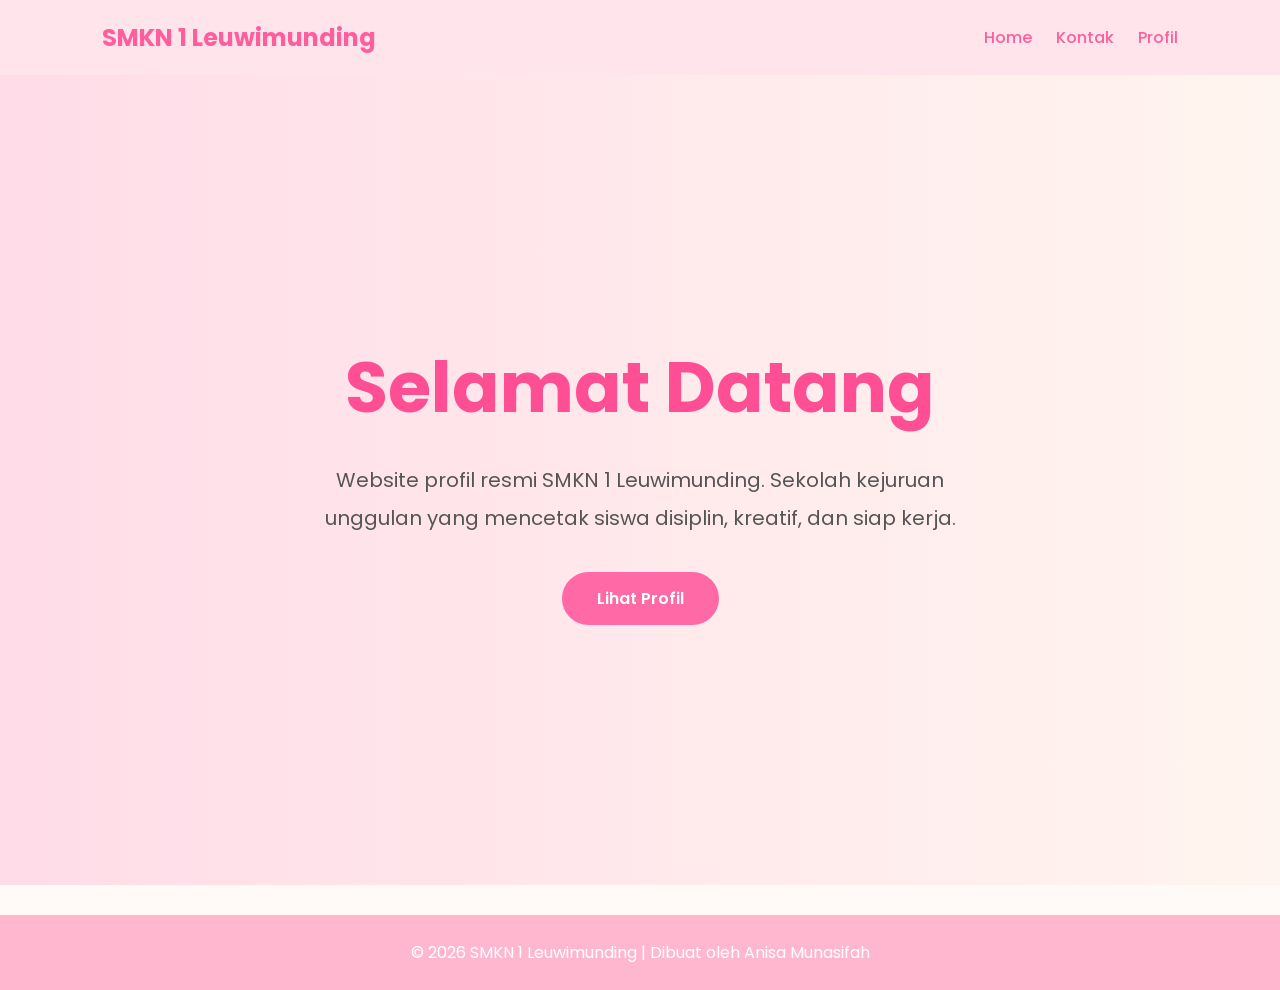
<file: index.html>
<!DOCTYPE html>
<html lang="id">

<head>
    <meta charset="UTF-8">
    <meta name="viewport" content="width=device-width, initial-scale=1.0">
    <title>SMKN 1 Leuwimunding</title>

    <!-- FONT -->
    <link rel="preconnect" href="https://fonts.googleapis.com">

    <link rel="preconnect" href="https://fonts.gstatic.com" crossorigin>

    <link href="https://fonts.googleapis.com/css2?family=Poppins:wght@300;400;500;600;700&display=swap"
        rel="stylesheet">

    <link rel="stylesheet" href="style.css">

</head>

<body>

    <!-- NAVBAR -->

    <nav>

        <div class="logo">

            SMKN 1 Leuwimunding

        </div>

        <div class="menu">

            <a href="index.html">Home</a>

            <a href="kontak.html">Kontak</a>

            <a href="profil.html">Profil</a>


        </div>

    </nav>

    <!-- HERO -->

    <section class="hero">

        <div class="hero-text">

            <h1>
                Selamat Datang
            </h1>

            <p>
                Website profil resmi SMKN 1 Leuwimunding.
                Sekolah kejuruan unggulan yang mencetak
                siswa disiplin, kreatif, dan siap kerja.
            </p>

            <a href="profil.html" class="btn">
                Lihat Profil
            </a>

        </div>

    </section>

    <!-- FOOTER -->

    <footer>

        <p>
            © 2026 SMKN 1 Leuwimunding | Dibuat oleh Anisa Munasifah
        </p>

    </footer>

    <script src="script.js"></script>

</body>

</html>
</file>
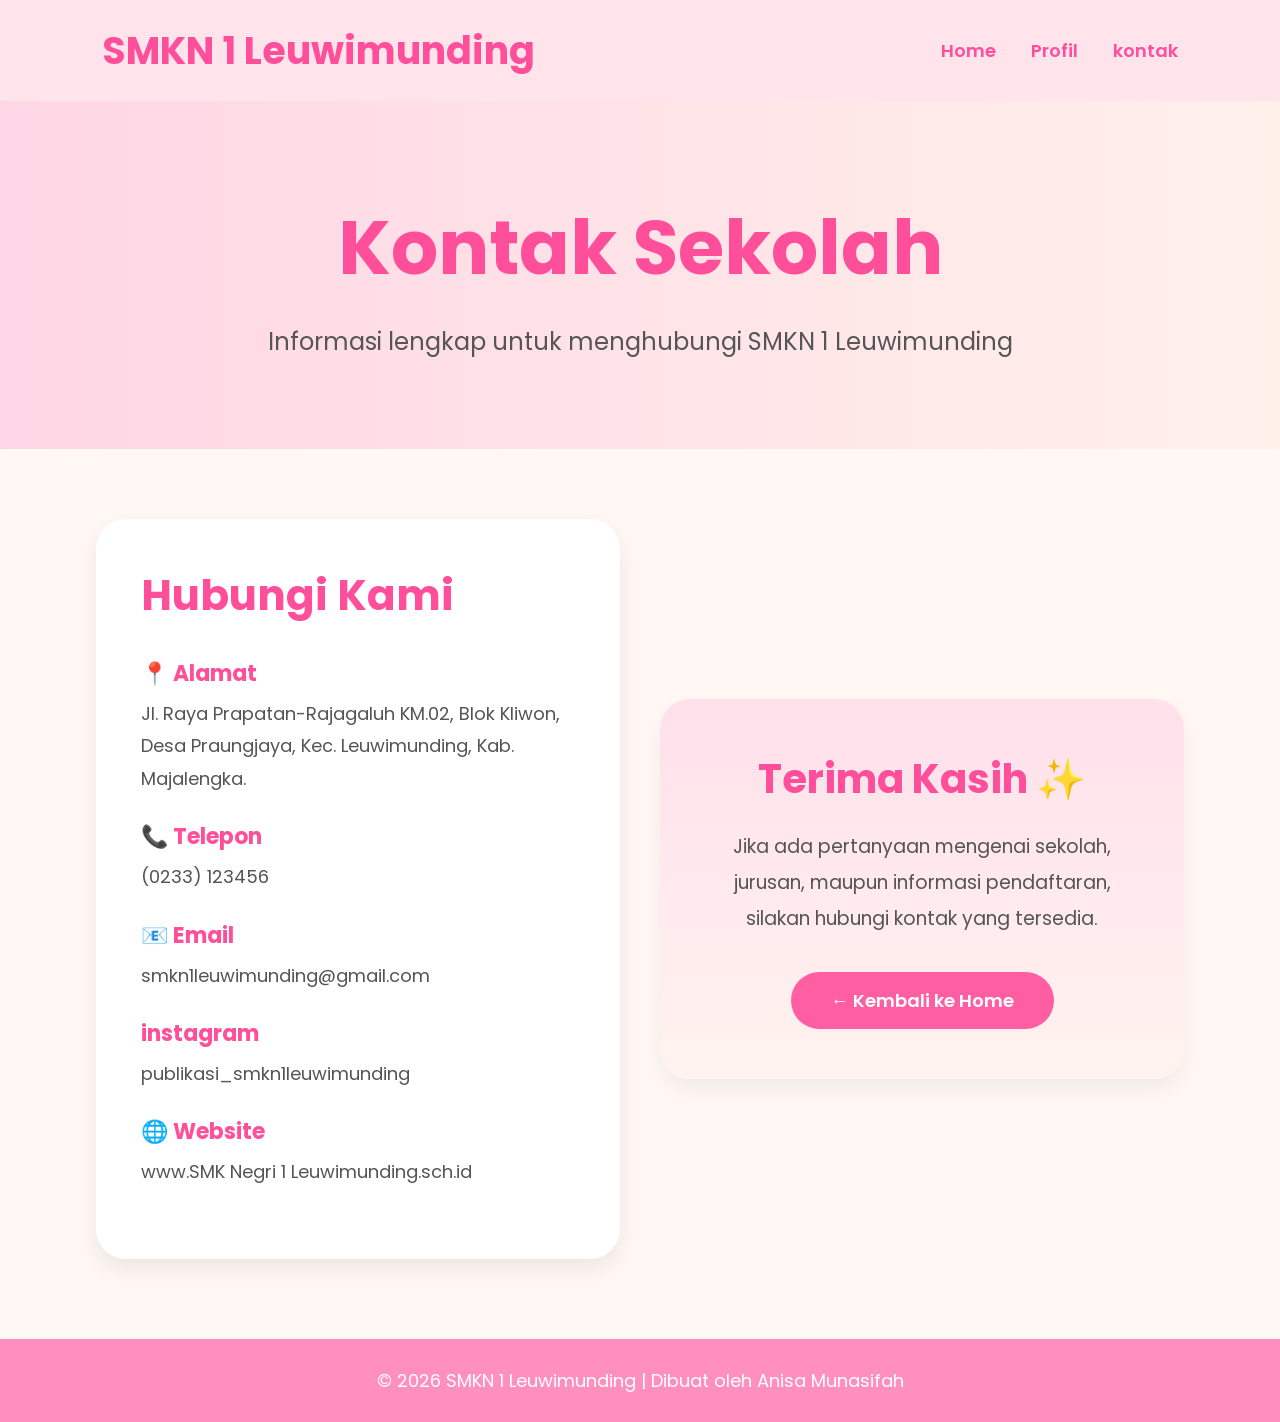
<file: kontak.html>
<!DOCTYPE html>
<html lang="id">

<head>
    <meta charset="UTF-8">
    <meta name="viewport" content="width=device-width, initial-scale=1.0">
    <title>Kontak Sekolah</title>

    <link rel="preconnect" href="https://fonts.googleapis.com">
    <link href="https://fonts.googleapis.com/css2?family=Poppins:wght@300;400;500;600;700&display=swap"
        rel="stylesheet">

    <style>
        * {
            margin: 0;
            padding: 0;
            box-sizing: border-box;
            font-family: 'Poppins', sans-serif;
        }

        body {
            background: #fff8f5;
            color: #444;
        }

        /* NAVBAR */
        nav {
            width: 100%;
            padding: 22px 8%;
            background: #ffe4ec;
            display: flex;
            justify-content: space-between;
            align-items: center;
            position: sticky;
            top: 0;
        }

        nav h1 {
            color: #ff4f9a;
            font-size: 38px;
            font-weight: 700;
        }

        nav ul {
            display: flex;
            list-style: none;
            gap: 35px;
        }

        nav ul li a {
            text-decoration: none;
            color: #ff4f9a;
            font-weight: 600;
            font-size: 18px;
            transition: 0.3s;
        }

        nav ul li a:hover {
            color: #ff86b7;
        }

        /* HEADER */
        .hero {
            width: 100%;
            padding: 90px 8%;
            background: linear-gradient(to right, #ffd6e5, #fff0ea);
            text-align: center;
        }

        .hero h2 {
            font-size: 75px;
            color: #ff4f9a;
            margin-bottom: 20px;
        }

        .hero p {
            font-size: 24px;
            color: #555;
        }

        /* KONTAK */
        .container {
            width: 85%;
            margin: 70px auto;
        }

        .contact-box {
            display: grid;
            grid-template-columns: 1fr 1fr;
            gap: 40px;
            align-items: center;
        }

        .contact-info {
            background: white;
            padding: 45px;
            border-radius: 30px;
            box-shadow: 0 10px 25px rgba(0, 0, 0, 0.08);
        }

        .contact-info h3 {
            font-size: 42px;
            color: #ff4f9a;
            margin-bottom: 30px;
        }

        .info {
            margin-bottom: 25px;
        }

        .info h4 {
            color: #ff4f9a;
            margin-bottom: 8px;
            font-size: 22px;
        }

        .info p {
            font-size: 18px;
            line-height: 1.8;
            color: #555;
        }

        /* BOX KANAN */
        .side-box {
            background: linear-gradient(to bottom, #ffe0eb, #fff3ef);
            padding: 50px;
            border-radius: 30px;
            text-align: center;
            box-shadow: 0 10px 25px rgba(0, 0, 0, 0.06);
        }

        .side-box h3 {
            color: #ff4f9a;
            font-size: 40px;
            margin-bottom: 20px;
        }

        .side-box p {
            font-size: 19px;
            line-height: 1.9;
            color: #555;
            margin-bottom: 35px;
        }

        .btn {
            display: inline-block;
            padding: 15px 40px;
            background: #ff5fa2;
            color: white;
            text-decoration: none;
            border-radius: 40px;
            font-size: 18px;
            font-weight: 600;
            transition: 0.3s;
        }

        .btn:hover {
            background: #ff3f8d;
            transform: translateY(-3px);
        }

        /* FOOTER */
        footer {
            margin-top: 80px;
            background: #ff8fbd;
            color: white;
            text-align: center;
            padding: 28px;
            font-size: 18px;
        }

        /* RESPONSIVE */
        @media(max-width:900px) {

            .hero h2 {
                font-size: 50px;
            }

            .contact-box {
                grid-template-columns: 1fr;
            }

            nav {
                flex-direction: column;
                gap: 20px;
            }

            nav ul {
                gap: 20px;
            }
        }
    </style>
</head>

<body>

    <!-- NAVBAR -->
    <nav>
        <h1>SMKN 1 Leuwimunding</h1>

        <ul>
            <li><a href="index.html">Home</a></li>
            <li><a href="profil.html">Profil</a></li>
            <li><a href="kontak.html">kontak</a></li>
        </ul>
    </nav>

    <!-- HEADER -->
    <section class="hero">
        <h2>Kontak Sekolah</h2>
        <p>Informasi lengkap untuk menghubungi SMKN 1 Leuwimunding</p>
    </section>

    <!-- ISI -->
    <div class="container">

        <div class="contact-box">

            <!-- KIRI -->
            <div class="contact-info">

                <h3>Hubungi Kami</h3>

                <div class="info">
                    <h4>📍 Alamat</h4>
                    <p>Jl. Raya Prapatan-Rajagaluh KM.02, Blok Kliwon, Desa Praungjaya,
                        Kec. Leuwimunding, Kab. Majalengka.
                    </p>
                </div>

                <div class="info">
                    <h4>📞 Telepon</h4>
                    <p>(0233) 123456</p>
                </div>

                <div class="info">
                    <h4>📧 Email</h4>
                    <p>smkn1leuwimunding@gmail.com</p>
                </div>

                <div class="info">
                    <h4>instagram</h4>
                    <p>publikasi_smkn1leuwimunding</p>
                </div>

                <div class="info">
                    <h4>🌐 Website</h4>
                    <p>www.SMK Negri 1 Leuwimunding.sch.id</p>
                </div>

            </div>

            <!-- KANAN -->
            <div class="side-box">

                <h3>Terima Kasih ✨</h3>

                <p>
                    Jika ada pertanyaan mengenai sekolah,
                    jurusan, maupun informasi pendaftaran,
                    silakan hubungi kontak yang tersedia.
                </p>

                <a href="index.html" class="btn">
                    ← Kembali ke Home
                </a>

            </div>

        </div>

    </div>

    <!-- FOOTER -->
    <footer>
        © 2026 SMKN 1 Leuwimunding | Dibuat oleh Anisa Munasifah
    </footer>

</body>

</html>
</file>
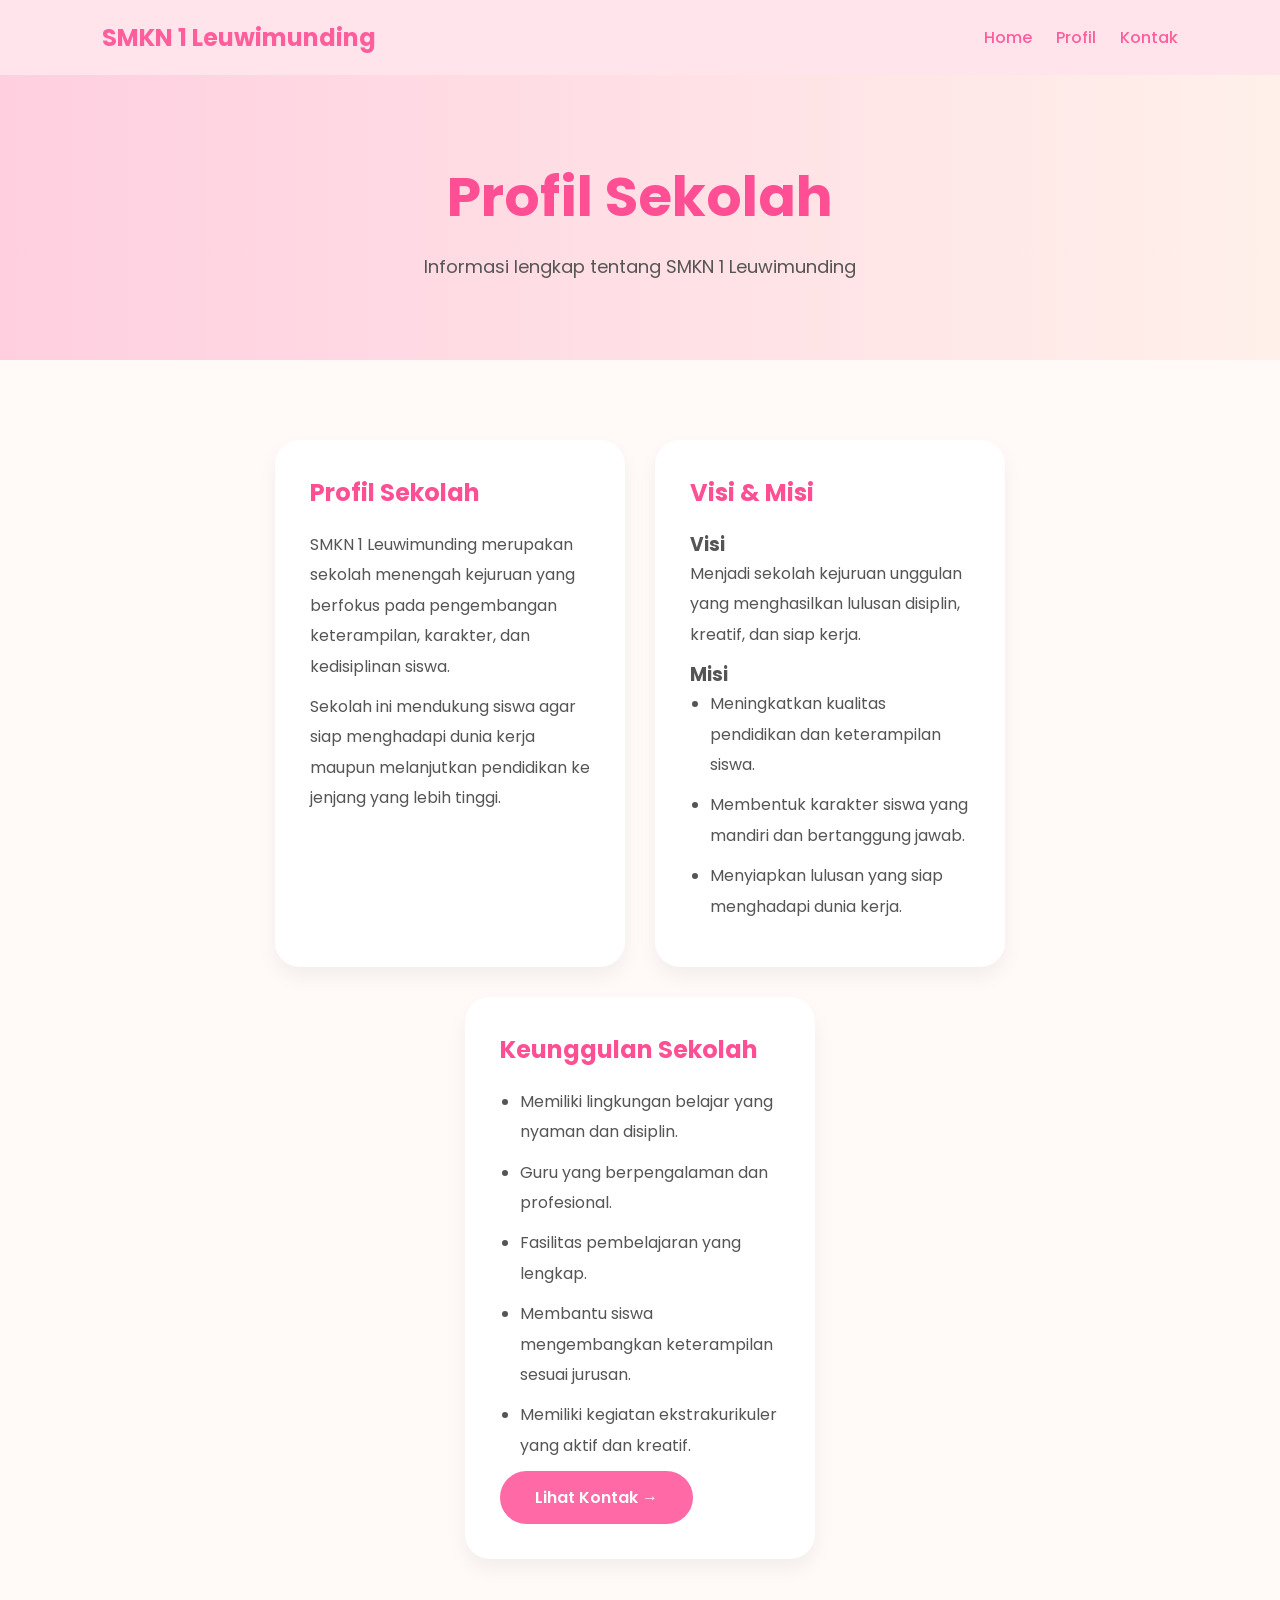
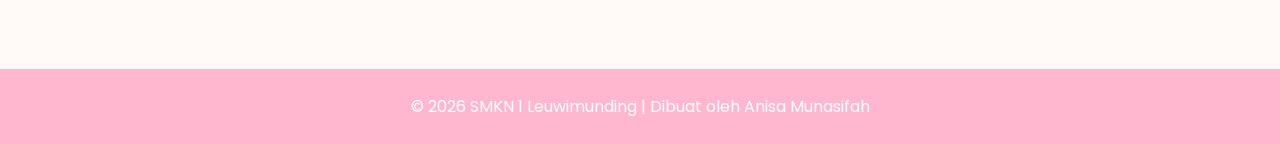
<file: profil.html>
<!DOCTYPE html>
<html lang="id">

<head>

    <meta charset="UTF-8">

    <meta name="viewport" content="width=device-width, initial-scale=1.0">

    <title>Profil Sekolah</title>

    <!-- GOOGLE FONT -->

    <link rel="preconnect" href="https://fonts.googleapis.com">

    <link rel="preconnect" href="https://fonts.gstatic.com" crossorigin>

    <link href="https://fonts.googleapis.com/css2?family=Poppins:wght@300;400;500;600;700&display=swap"
        rel="stylesheet">

    <!-- CSS -->

    <link rel="stylesheet" href="style.css">

</head>

<body>

    <!-- NAVBAR -->

    <nav>

        <div class="logo">

            SMKN 1 Leuwimunding

        </div>

        <div class="menu">

            <a href="index.html">Home</a>

            <a href="profil.html">Profil</a>

            <a href="kontak.html">Kontak</a>

        </div>

    </nav>

    <!-- HEADER -->

    <section class="page-header">

        <h1>Profil Sekolah</h1>

        <p>
            Informasi lengkap tentang SMKN 1 Leuwimunding
        </p>

    </section>

    <!-- ISI PROFIL -->

    <section class="profil-container">

        <!-- BOX PROFIL -->

        <div class="profil-box">

            <h2>Profil Sekolah</h2>

            <p>
                SMKN 1 Leuwimunding merupakan
                sekolah menengah kejuruan
                yang berfokus pada pengembangan
                keterampilan, karakter,
                dan kedisiplinan siswa.
            </p>

            <p>
                Sekolah ini mendukung siswa
                agar siap menghadapi dunia kerja
                maupun melanjutkan pendidikan
                ke jenjang yang lebih tinggi.
            </p>

        </div>

        <!-- BOX VISI MISI -->

        <div class="profil-box">

            <h2>Visi & Misi</h2>

            <h3>Visi</h3>

            <p>
                Menjadi sekolah kejuruan unggulan
                yang menghasilkan lulusan disiplin,
                kreatif, dan siap kerja.
            </p>

            <h3>Misi</h3>

            <ul>

                <li>
                    Meningkatkan kualitas pendidikan
                    dan keterampilan siswa.
                </li>

                <li>
                    Membentuk karakter siswa
                    yang mandiri dan bertanggung jawab.
                </li>

                <li>
                    Menyiapkan lulusan yang siap
                    menghadapi dunia kerja.
                </li>

            </ul>

        </div>

        <!-- BOX KEUNGGULAN -->

        <div class="profil-box">

            <h2>Keunggulan Sekolah</h2>

            <ul>

                <li>
                    Memiliki lingkungan belajar
                    yang nyaman dan disiplin.
                </li>

                <li>
                    Guru yang berpengalaman
                    dan profesional.
                </li>

                <li>
                    Fasilitas pembelajaran
                    yang lengkap.
                </li>

                <li>
                    Membantu siswa mengembangkan
                    keterampilan sesuai jurusan.
                </li>

                <li>
                    Memiliki kegiatan ekstrakurikuler
                    yang aktif dan kreatif.
                </li>

            </ul>

            <!-- TOMBOL -->

            <a href="kontak.html" class="btn">

                Lihat Kontak →

            </a>

        </div>

    </section>

    <!-- FOOTER -->

    <footer>

        <p>
            © 2026 SMKN 1 Leuwimunding |
            Dibuat oleh Anisa Munasifah
        </p>

    </footer>

    <!-- JAVASCRIPT -->

    <script src="script.js"></script>

</body>

</html>
</file>
<file: style.css>
* {
    margin: 0;
    padding: 0;
    box-sizing: border-box;
    font-family: 'Poppins', sans-serif;
}

body {
    background: #fffaf7;
    color: #555;
}

/* NAVBAR */

nav {
    background: #ffe4ec;
    display: flex;
    justify-content: space-between;
    align-items: center;
    padding: 20px 8%;
    position: sticky;
    top: 0;
}

.logo {
    font-size: 24px;
    font-weight: 700;
    color: #ff5e9c;
}

.menu a {
    text-decoration: none;
    color: #ff5e9c;
    margin-left: 20px;
    font-weight: 500;
    transition: 0.3s;
}

.menu a:hover {
    color: #ff2f7f;
}

/* HERO */

.hero {
    min-height: 90vh;
    background: linear-gradient(to right, #ffdce8, #fff5ef);
    display: flex;
    justify-content: center;
    align-items: center;
    text-align: center;
    padding: 40px;
}

.hero-text {
    max-width: 700px;
}

.hero-text h1 {
    font-size: 70px;
    color: #ff4f94;
    margin-bottom: 20px;
}

.hero-text p {
    font-size: 20px;
    line-height: 1.9;
    margin-bottom: 35px;
}

/* BUTTON */

.btn {
    display: inline-block;
    background: #ff69a6;
    color: white;
    text-decoration: none;
    padding: 14px 35px;
    border-radius: 30px;
    transition: 0.3s;
    font-weight: 600;
}

.btn:hover {
    background: #ff4f94;
    transform: scale(1.05);
}

/* ABOUT */

.about {
    padding: 80px 8%;
    display: grid;
    grid-template-columns: repeat(auto-fit, minmax(280px, 1fr));
    gap: 30px;
}

.card {
    background: white;
    padding: 35px;
    border-radius: 25px;
    box-shadow: 0 10px 20px rgba(0, 0, 0, 0.05);
    transition: 0.3s;
}

.card:hover {
    transform: translateY(-10px);
}

.card h2 {
    color: #ff4f94;
    margin-bottom: 20px;
}

.card p {
    line-height: 1.9;
}

/* PAGE HEADER */

.page-header {
    background: linear-gradient(to right, #ffcfe0, #fff0ea);
    text-align: center;
    padding: 80px 20px;
}

.page-header h1 {
    font-size: 55px;
    color: #ff4f94;
    margin-bottom: 15px;
}

.page-header p {
    font-size: 18px;
}

/* PROFIL */

.profil-container {
    padding: 80px 8%;
    display: flex;
    flex-wrap: wrap;
    justify-content: center;
    gap: 30px;
}

.profil-box {
    background: white;
    width: 350px;
    padding: 35px;
    border-radius: 25px;
    box-shadow: 0 10px 20px rgba(0, 0, 0, 0.05);
}

.profil-box h2 {
    color: #ff4f94;
    margin-bottom: 20px;
}

.profil-box p,
.profil-box li {
    line-height: 1.9;
    margin-bottom: 10px;
}

.profil-box ul {
    padding-left: 20px;
}

/* JURUSAN */

.jurusan-container {
    padding: 80px 8%;
    display: grid;
    grid-template-columns: repeat(auto-fit, minmax(280px, 1fr));
    gap: 30px;
}

.jurusan-card {
    background: white;
    padding: 35px;
    border-radius: 25px;
    text-align: center;
    box-shadow: 0 10px 20px rgba(0, 0, 0, 0.05);
}

.jurusan-card h2 {
    color: #ff4f94;
    margin-bottom: 20px;
}

.jurusan-card p {
    line-height: 1.9;
}

.center {
    text-align: center;
    margin-bottom: 70px;
}

/* FOOTER */

footer {
    background: #ffb7cf;
    text-align: center;
    padding: 25px;
    color: white;
    margin-top: 30px;
}

/* RESPONSIVE */

@media(max-width:768px) {

    nav {
        flex-direction: column;
    }

    .menu {
        margin-top: 15px;
    }

    .hero-text h1 {
        font-size: 45px;
    }

    .page-header h1 {
        font-size: 40px;
    }

}
</file>
